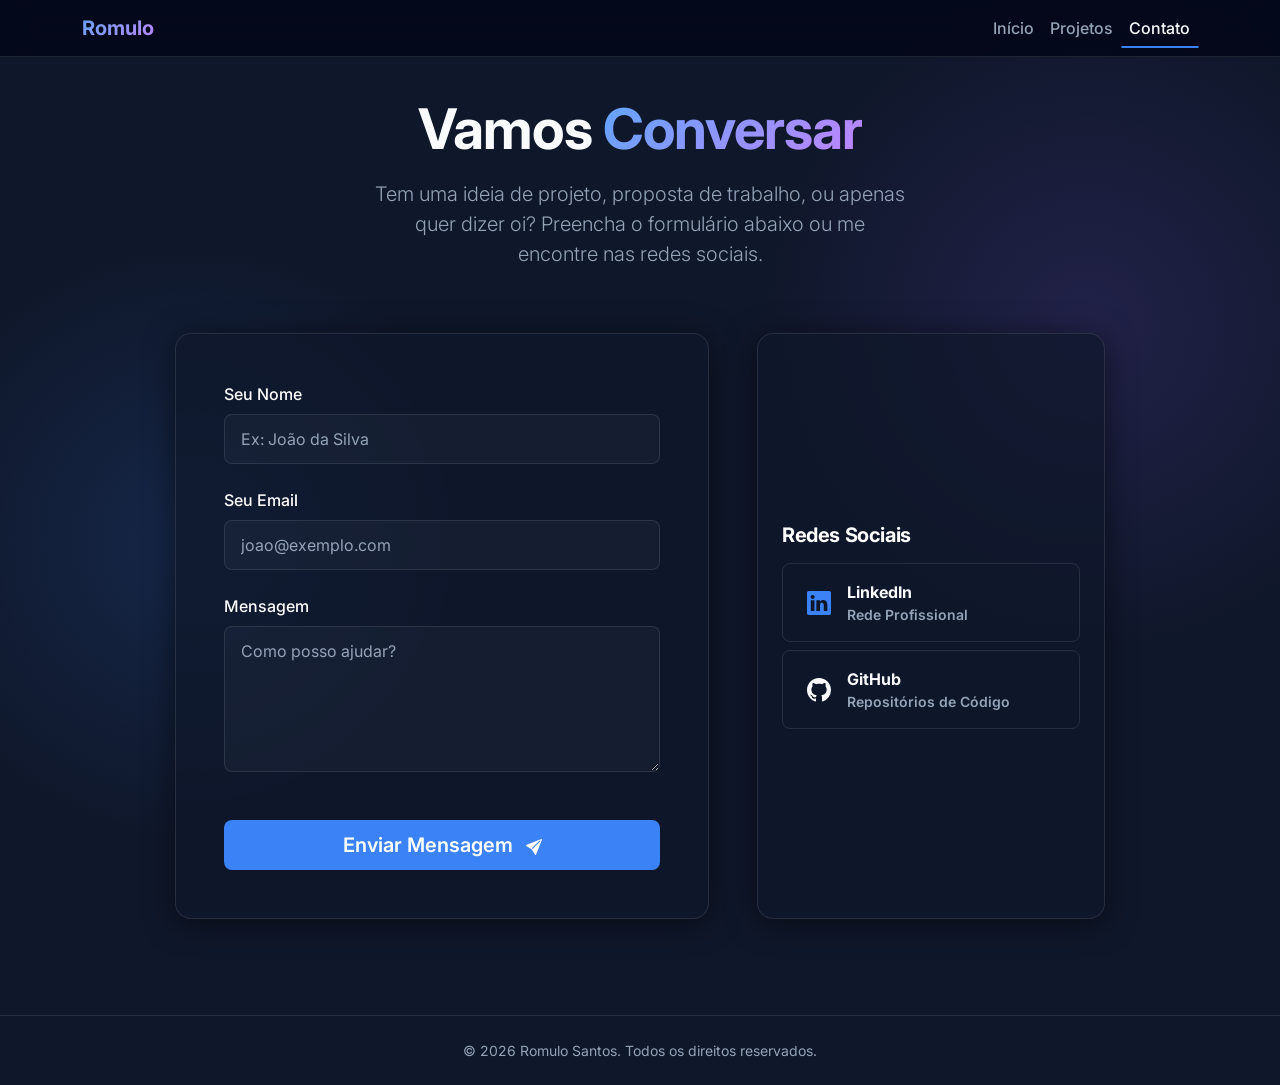
<file: contact.html>
<!DOCTYPE html>
<html lang="pt-BR">

<head>
    <meta charset="UTF-8">
    <meta name="viewport" content="width=device-width, initial-scale=1.0">
    <title>Contato | Romulo</title>
    <meta name="description"
        content="Entre em contato com Romulo para parcerias, propostas ou apenas para dizer um oi.">

    <link rel="preconnect" href="https://fonts.googleapis.com">
    <link rel="preconnect" href="https://fonts.gstatic.com" crossorigin>
    <link href="https://fonts.googleapis.com/css2?family=Inter:wght@300;400;500;600;700&display=swap" rel="stylesheet">

    <link href="https://cdn.jsdelivr.net/npm/bootstrap@5.3.0/dist/css/bootstrap.min.css" rel="stylesheet">
    <link rel="stylesheet" href="static/css/style.css">
</head>

<body>

    <!-- Navigation -->
    <nav class="navbar navbar-expand-lg navbar-dark glass-navbar fixed-top">
        <div class="container">
            <a class="navbar-brand fw-bold text-gradient" href="index.html">Romulo</a>
            <button class="navbar-toggler" type="button" data-bs-toggle="collapse" data-bs-target="#navbarNav">
                <span class="navbar-toggler-icon"></span>
            </button>
            <div class="collapse navbar-collapse" id="navbarNav">
                <ul class="navbar-nav ms-auto">
                    <li class="nav-item">
                        <a class="nav-link" href="index.html">Início</a>
                    </li>
                    <li class="nav-item">
                        <a class="nav-link" href="projects.html">Projetos</a>
                    </li>
                    <li class="nav-item">
                        <a class="nav-link active" aria-current="page" href="contact.html">Contato</a>
                    </li>
                </ul>
            </div>
        </div>
    </nav>

    <!-- Main Content -->
    <main class="container my-5 pt-5 min-vh-100 d-flex flex-column justify-content-center">

        <div class="row justify-content-center w-100 mx-0">
            <div class="col-lg-8 col-xl-6 text-center mb-5 fade-up delay-1">
                <h1 class="display-4 fw-bold mb-3">Vamos <span class="text-gradient">Conversar</span></h1>
                <p class="lead text-muted-custom">
                    Tem uma ideia de projeto, proposta de trabalho, ou apenas quer dizer oi? Preencha o formulário
                    abaixo ou me encontre nas redes sociais.
                </p>
            </div>
        </div>

        <div class="row justify-content-center gap-4 w-100 mx-0 pb-5">
            <!-- Contact Form -->
            <div class="col-lg-6 fade-up delay-2">
                <div class="glass-panel p-4 p-md-5">
                    <!-- CONFIGURAÇÃO DO EMAIL: 
                         Para receber os emails, você precisa colocar o seu "Endpoint" do Formspree aqui embaixo.
                         Atualmente está com um ID falso ("SEU_ID_AQUI") que causa aquele erro "Form not found". -->
                    <form action="https://formspree.io/f/xeerkyoy" method="POST" id="contact-form">
                        <div class="mb-4">
                            <label for="name" class="form-label text-white fw-medium">Seu Nome</label>
                            <input type="text" class="form-control form-control-glass" id="name" name="name"
                                placeholder="Ex: João da Silva" required>
                        </div>

                        <div class="mb-4">
                            <label for="email" class="form-label text-white fw-medium">Seu Email</label>
                            <input type="email" class="form-control form-control-glass" id="email" name="_replyto"
                                placeholder="joao@exemplo.com" required>
                        </div>

                        <div class="mb-4">
                            <label for="message" class="form-label text-white fw-medium">Mensagem</label>
                            <textarea class="form-control form-control-glass" id="message" name="message" rows="5"
                                placeholder="Como posso ajudar?" required></textarea>
                        </div>

                        <!-- Anti-spam Field for Formspree -->
                        <input type="text" name="_gotcha" style="display:none" />

                        <div class="d-grid mt-5">
                            <button type="submit" class="btn btn-custom-glow btn-lg">
                                Enviar Mensagem
                                <svg xmlns="http://www.w3.org/2000/svg" width="16" height="16" fill="currentColor"
                                    class="bi bi-send-fill ms-2" viewBox="0 0 16 16">
                                    <path
                                        d="M15.964.686a.5.5 0 0 0-.65-.65L.767 5.855H.766l-.452.18a.5.5 0 0 0-.082.887l.41.26.001.002 4.995 3.178 3.178 4.995.002.002.26.41a.5.5 0 0 0 .886-.083zm-1.833 1.89L6.637 10.07l-.215-.338a.5.5 0 0 0-.154-.154l-.338-.215 7.494-7.494 1.178-.471z" />
                                </svg>
                            </button>
                        </div>
                    </form>
                </div>
            </div>

            <!-- Contact Info / Direct Links -->
            <div class="col-lg-4 fade-up delay-3">
                <div class="glass-panel p-4 h-100 d-flex flex-column gap-4 justify-content-center">
                    <div>
                        <h4 class="h5 fw-bold text-white mb-3">Redes Sociais</h4>
                        <a href="https://www.linkedin.com/in/romulo-santos-528149175/" target="_blank"
                            class="btn btn-outline-glass w-100 d-flex align-items-center gap-3 py-3 mb-2 text-start">
                            <svg xmlns="http://www.w3.org/2000/svg" width="24" height="24" fill="#3b82f6"
                                class="bi bi-linkedin" viewBox="0 0 16 16">
                                <path
                                    d="M0 1.146C0 .513.526 0 1.175 0h13.65C15.474 0 16 .513 16 1.146v13.708c0 .633-.526 1.146-1.175 1.146H1.175C.526 16 0 15.487 0 14.854V1.146zm4.943 12.248V6.169H2.542v7.225h2.401zm-1.2-8.212c.837 0 1.358-.554 1.358-1.248-.015-.709-.52-1.248-1.342-1.248-.822 0-1.359.54-1.359 1.248 0 .694.521 1.248 1.327 1.248h.016zm4.908 8.212V9.359c0-.216.016-.432.08-.586.173-.431.568-.878 1.232-.878.869 0 1.216.662 1.216 1.634v3.865h2.401V9.25c0-2.22-1.184-3.252-2.764-3.252-1.274 0-1.845.7-2.165 1.193v.025h-.016a5.54 5.54 0 0 1 .016-.025V6.169h-2.4c.03.678 0 7.225 0 7.225h2.4z" />
                            </svg>
                            <div>
                                <div class="fw-bold">LinkedIn</div>
                                <div class="small text-muted-custom">Rede Profissional</div>
                            </div>
                        </a>

                        <a href="https://github.com/Romulo-ns" target="_blank"
                            class="btn btn-outline-glass w-100 d-flex align-items-center gap-3 py-3 text-start">
                            <svg xmlns="http://www.w3.org/2000/svg" width="24" height="24" fill="currentColor"
                                class="bi bi-github" viewBox="0 0 16 16">
                                <path
                                    d="M8 0C3.58 0 0 3.58 0 8c0 3.54 2.29 6.53 5.47 7.59.4.07.55-.17.55-.38 0-.19-.01-.82-.01-1.49-2.01.37-2.53-.49-2.69-.94-.09-.23-.48-.94-.82-1.13-.28-.15-.68-.52-.01-.53.63-.01 1.08.58 1.23.82.72 1.21 1.87.87 2.33.66.07-.52.28-.87.51-1.07-1.78-.2-3.64-.89-3.64-3.95 0-.87.31-1.59.82-2.15-.08-.2-.36-1.02.08-2.12 0 0 .67-.21 2.2.82.64-.18 1.32-.27 2-.27s1.36.09 2 .27c1.53-1.04 2.2-.82 2.2-.82.44 1.1.16 1.92.08 2.12.51.56.82 1.27.82 2.15 0 3.07-1.87 3.75-3.65 3.95.29.25.54.73.54 1.48 0 1.07-.01 1.93-.01 2.2 0 .21.15.46.55.38A8.01 8.01 0 0 0 16 8c0-4.42-3.58-8-8-8z" />
                            </svg>
                            <div>
                                <div class="fw-bold">GitHub</div>
                                <div class="small text-muted-custom">Repositórios de Código</div>
                            </div>
                        </a>
                    </div>
                </div>
            </div>
        </div>
    </main>

    <!-- Footer -->
    <footer class="mt-auto py-4 text-center border-top" style="border-color: var(--glass-border) !important;">
        <div class="container text-muted-custom small">
            &copy; 2026 Romulo Santos. Todos os direitos reservados.
        </div>
    </footer>

    <script src="https://cdn.jsdelivr.net/npm/bootstrap@5.3.0/dist/js/bootstrap.bundle.min.js"></script>
    <script src="static/js/main.js"></script>
</body>

</html>
</file>
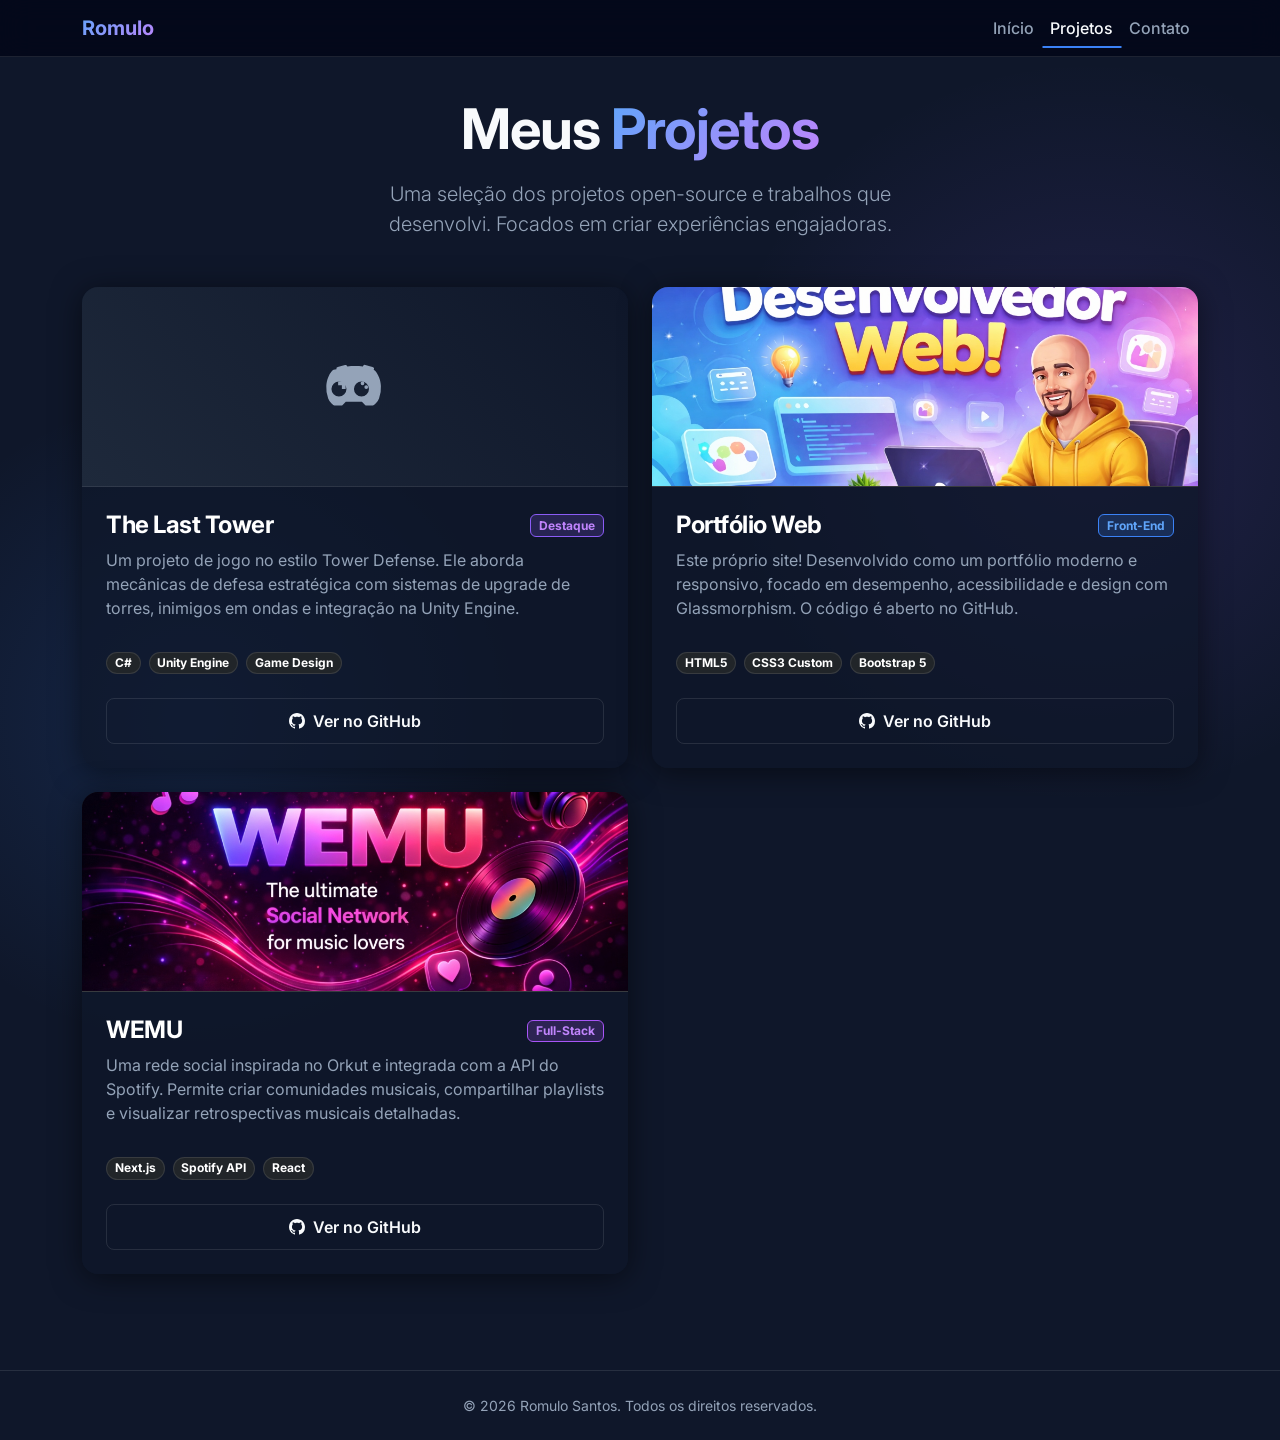
<file: projects.html>
<!DOCTYPE html>
<html lang="pt-BR">

<head>
    <meta charset="UTF-8">
    <meta name="viewport" content="width=device-width, initial-scale=1.0">
    <title>Projetos | Romulo</title>
    <meta name="description" content="Explore os projetos de Romulo, incluindo o jogo The Last Tower.">

    <link rel="preconnect" href="https://fonts.googleapis.com">
    <link rel="preconnect" href="https://fonts.gstatic.com" crossorigin>
    <link href="https://fonts.googleapis.com/css2?family=Inter:wght@300;400;500;600;700&display=swap" rel="stylesheet">

    <link href="https://cdn.jsdelivr.net/npm/bootstrap@5.3.0/dist/css/bootstrap.min.css" rel="stylesheet">
    <link rel="stylesheet" href="static/css/style.css">
</head>

<body>

    <!-- Navigation -->
    <nav class="navbar navbar-expand-lg navbar-dark glass-navbar fixed-top">
        <div class="container">
            <a class="navbar-brand fw-bold text-gradient" href="index.html">Romulo</a>
            <button class="navbar-toggler" type="button" data-bs-toggle="collapse" data-bs-target="#navbarNav">
                <span class="navbar-toggler-icon"></span>
            </button>
            <div class="collapse navbar-collapse" id="navbarNav">
                <ul class="navbar-nav ms-auto">
                    <li class="nav-item">
                        <a class="nav-link" href="index.html">Início</a>
                    </li>
                    <li class="nav-item">
                        <a class="nav-link active" aria-current="page" href="projects.html">Projetos</a>
                    </li>
                    <li class="nav-item">
                        <a class="nav-link" href="contact.html">Contato</a>
                    </li>
                </ul>
            </div>
        </div>
    </nav>

    <!-- Main Content -->
    <main class="container my-5 pt-5 flex-grow-1">

        <div class="text-center mb-5 fade-up delay-1">
            <h1 class="display-4 fw-bold mb-3">Meus <span class="text-gradient">Projetos</span></h1>
            <p class="lead text-muted-custom mx-auto" style="max-width: 600px;">
                Uma seleção dos projetos open-source e trabalhos que desenvolvi. Focados em criar experiências
                engajadoras.
            </p>
        </div>

        <div class="row g-4 mb-5">
            <!-- Project 1: The Last Tower -->
            <div class="col-lg-6 fade-up delay-2">
                <div class="card h-100 glass-panel project-card border-0">
                    <!-- Project Image/Placeholder -->
                    <div class="card-img-top bg-dark border-bottom"
                        style="height: 200px; border-color: var(--glass-border) !important; background: linear-gradient(45deg, #1e293b, #0f172a); display: flex; align-items: center; justify-content: center;">
                        <svg xmlns="http://www.w3.org/2000/svg" width="60" height="60" fill="currentColor"
                            class="bi bi-controller text-muted-custom" viewBox="0 0 16 16">
                            <path
                                d="M11.5 6.027a.5.5 0 1 1-1 0 .5.5 0 0 1 1 0zm-1.5 1.5a.5.5 0 1 0 0-1 .5.5 0 0 0 0 1zm2.5-.5a.5.5 0 1 1-1 0 .5.5 0 0 1 1 0zm-1.5 1.5a.5.5 0 1 0 0-1 .5.5 0 0 0 0 1zm-6.5-3h1v1h1v1h-1v1h-1v-1h-1v-1h1v-1z" />
                            <path
                                d="M3.051 3.26a.5.5 0 0 1 .354-.613l1.932-.518a.5.5 0 0 1 .62.39c.655-.079 1.35-.117 2.043-.117.72 0 1.443.041 2.12.126a.5.5 0 0 1 .622-.399l1.932.518a.5.5 0 0 1 .306.729c.14.09.266.19.373.297.408.408.78 1.05 1.068 1.777.29.731.467 1.552.487 2.274a7.9 7.9 0 0 1-.5 3.328 3.5 3.5 0 0 1-.84 1.28l-.511.465a.5.5 0 0 1-.371.126h-1.636a.5.5 0 0 1-.365-.15l-.837-.836h-4.305l-.837.836a.5.5 0 0 1-.365.15H2.571a.5.5 0 0 1-.37-.126l-.512-.465a3.5 3.5 0 0 1-.84-1.28 7.9 7.9 0 0 1-.5-3.328c.02-.722.197-1.543.487-2.274a5.5 5.5 0 0 1 1.068-1.777c.107-.107.234-.208.374-.298m1.444 3.16a2 2 0 1 0 0 4 2 2 0 0 0 0-4m6 0a2 2 0 1 0 0 4 2 2 0 0 0 0-4" />
                        </svg>
                    </div>
                    <div class="card-body p-4 d-flex flex-column text-white">
                        <div class="d-flex justify-content-between align-items-center mb-2">
                            <h3 class="card-title h4 mb-0 fw-bold">The Last Tower</h3>
                            <span class="badge bg-custom-glow"
                                style="background: rgba(139, 92, 246, 0.2); color: #c084fc; border: 1px solid #8b5cf6;">Destaque</span>
                        </div>
                        <p class="card-text text-muted-custom flex-grow-1">
                            Um projeto de jogo no estilo Tower Defense. Ele aborda mecânicas de defesa estratégica com
                            sistemas de upgrade de torres, inimigos em ondas e integração na Unity Engine.
                        </p>
                        <div class="d-flex gap-2 mt-3 flex-wrap">
                            <span class="badge rounded-pill bg-dark border"
                                style="border-color: var(--glass-border) !important;">C#</span>
                            <span class="badge rounded-pill bg-dark border"
                                style="border-color: var(--glass-border) !important;">Unity Engine</span>
                            <span class="badge rounded-pill bg-dark border"
                                style="border-color: var(--glass-border) !important;">Game Design</span>
                        </div>
                    </div>
                    <div class="card-footer bg-transparent border-top-0 p-4 pt-0">
                        <a href="https://github.com/Romulo-ns/The_Last_Tower" target="_blank"
                            class="btn btn-outline-glass w-100 d-flex align-items-center justify-content-center gap-2">
                            <svg xmlns="http://www.w3.org/2000/svg" width="16" height="16" fill="currentColor"
                                class="bi bi-github" viewBox="0 0 16 16">
                                <path
                                    d="M8 0C3.58 0 0 3.58 0 8c0 3.54 2.29 6.53 5.47 7.59.4.07.55-.17.55-.38 0-.19-.01-.82-.01-1.49-2.01.37-2.53-.49-2.69-.94-.09-.23-.48-.94-.82-1.13-.28-.15-.68-.52-.01-.53.63-.01 1.08.58 1.23.82.72 1.21 1.87.87 2.33.66.07-.52.28-.87.51-1.07-1.78-.2-3.64-.89-3.64-3.95 0-.87.31-1.59.82-2.15-.08-.2-.36-1.02.08-2.12 0 0 .67-.21 2.2.82.64-.18 1.32-.27 2-.27s1.36.09 2 .27c1.53-1.04 2.2-.82 2.2-.82.44 1.1.16 1.92.08 2.12.51.56.82 1.27.82 2.15 0 3.07-1.87 3.75-3.65 3.95.29.25.54.73.54 1.48 0 1.07-.01 1.93-.01 2.2 0 .21.15.46.55.38A8.01 8.01 0 0 0 16 8c0-4.42-3.58-8-8-8z" />
                            </svg>
                            Ver no GitHub
                        </a>
                    </div>
                </div>
            </div>

            <!-- More projects can be added here -->
            <div class="col-lg-6 fade-up delay-3">
                <!-- Project 2: Portfólio Web -->
                <div class="card h-100 glass-panel project-card border-0">
                    <div class="card-img-top bg-dark border-bottom"
                        style="height: 200px; border-color: var(--glass-border) !important; overflow: hidden;">
                        <img src="static/img/portfolio.jpg" alt="Portfólio Web" style="width: 100%; height: 100%; object-fit: cover;">
                    </div>
                    <div class="card-body p-4 d-flex flex-column text-white">
                        <div class="d-flex justify-content-between align-items-center mb-2">
                            <h3 class="card-title h4 mb-0 fw-bold">Portfólio Web</h3>
                            <span class="badge bg-custom-glow"
                                style="background: rgba(59, 130, 246, 0.2); color: #60a5fa; border: 1px solid #3b82f6;">Front-End</span>
                        </div>
                        <p class="card-text text-muted-custom flex-grow-1">
                            Este próprio site! Desenvolvido como um portfólio moderno e responsivo, focado em desempenho, acessibilidade e design com Glassmorphism. O código é aberto no GitHub.
                        </p>
                        <div class="d-flex gap-2 mt-3 flex-wrap">
                            <span class="badge rounded-pill bg-dark border"
                                style="border-color: var(--glass-border) !important;">HTML5</span>
                            <span class="badge rounded-pill bg-dark border"
                                style="border-color: var(--glass-border) !important;">CSS3 Custom</span>
                            <span class="badge rounded-pill bg-dark border"
                                style="border-color: var(--glass-border) !important;">Bootstrap 5</span>
                        </div>
                    </div>
                    <div class="card-footer bg-transparent border-top-0 p-4 pt-0">
                        <a href="https://github.com/Romulo-ns/my_portfolio" target="_blank"
                            class="btn btn-outline-glass w-100 d-flex align-items-center justify-content-center gap-2">
                            <svg xmlns="http://www.w3.org/2000/svg" width="16" height="16" fill="currentColor"
                                class="bi bi-github" viewBox="0 0 16 16">
                                <path d="M8 0C3.58 0 0 3.58 0 8c0 3.54 2.29 6.53 5.47 7.59.4.07.55-.17.55-.38 0-.19-.01-.82-.01-1.49-2.01.37-2.53-.49-2.69-.94-.09-.23-.48-.94-.82-1.13-.28-.15-.68-.52-.01-.53.63-.01 1.08.58 1.23.82.72 1.21 1.87.87 2.33.66.07-.52.28-.87.51-1.07-1.78-.2-3.64-.89-3.64-3.95 0-.87.31-1.59.82-2.15-.08-.2-.36-1.02.08-2.12 0 0 .67-.21 2.2.82.64-.18 1.32-.27 2-.27s1.36.09 2 .27c1.53-1.04 2.2-.82 2.2-.82.44 1.1.16 1.92.08 2.12.51.56.82 1.27.82 2.15 0 3.07-1.87 3.75-3.65 3.95.29.25.54.73.54 1.48 0 1.07-.01 1.93-.01 2.2 0 .21.15.46.55.38A8.01 8.01 0 0 0 16 8c0-4.42-3.58-8-8-8z" />
                            </svg>
                            Ver no GitHub
                        </a>
                    </div>
                </div>
            </div>

            <!-- Project 3: WEMU -->
            <div class="col-lg-6 fade-up delay-4">
                <div class="card h-100 glass-panel project-card border-0">
                    <div class="card-img-top bg-dark border-bottom"
                        style="height: 200px; border-color: var(--glass-border) !important; overflow: hidden;">
                        <img src="static/img/wemu.jpg" alt="WEMU Project" style="width: 100%; height: 100%; object-fit: cover;">
                    </div>
                    <div class="card-body p-4 d-flex flex-column text-white">
                        <div class="d-flex justify-content-between align-items-center mb-2">
                            <h3 class="card-title h4 mb-0 fw-bold">WEMU</h3>
                            <span class="badge bg-custom-glow"
                                style="background: rgba(168, 85, 247, 0.2); color: #c084fc; border: 1px solid #a855f7;">Full-Stack</span>
                        </div>
                        <p class="card-text text-muted-custom flex-grow-1">
                            Uma rede social inspirada no Orkut e integrada com a API do Spotify. Permite criar comunidades musicais, compartilhar playlists e visualizar retrospectivas musicais detalhadas.
                        </p>
                        <div class="d-flex gap-2 mt-3 flex-wrap">
                            <span class="badge rounded-pill bg-dark border"
                                style="border-color: var(--glass-border) !important;">Next.js</span>
                            <span class="badge rounded-pill bg-dark border"
                                style="border-color: var(--glass-border) !important;">Spotify API</span>
                            <span class="badge rounded-pill bg-dark border"
                                style="border-color: var(--glass-border) !important;">React</span>
                        </div>
                    </div>
                    <div class="card-footer bg-transparent border-top-0 p-4 pt-0">
                        <a href="https://github.com/Romulo-ns/WEMU" target="_blank"
                            class="btn btn-outline-glass w-100 d-flex align-items-center justify-content-center gap-2">
                            <svg xmlns="http://www.w3.org/2000/svg" width="16" height="16" fill="currentColor"
                                class="bi bi-github" viewBox="0 0 16 16">
                                <path d="M8 0C3.58 0 0 3.58 0 8c0 3.54 2.29 6.53 5.47 7.59.4.07.55-.17.55-.38 0-.19-.01-.82-.01-1.49-2.01.37-2.53-.49-2.69-.94-.09-.23-.48-.94-.82-1.13-.28-.15-.68-.52-.01-.53.63-.01 1.08.58 1.23.82.72 1.21 1.87.87 2.33.66.07-.52.28-.87.51-1.07-1.78-.2-3.64-.89-3.64-3.95 0-.87.31-1.59.82-2.15-.08-.2-.36-1.02.08-2.12 0 0 .67-.21 2.2.82.64-.18 1.32-.27 2-.27s1.36.09 2 .27c1.53-1.04 2.2-.82 2.2-.82.44 1.1.16 1.92.08 2.12.51.56.82 1.27.82 2.15 0 3.07-1.87 3.75-3.65 3.95.29.25.54.73.54 1.48 0 1.07-.01 1.93-.01 2.2 0 .21.15.46.55.38A8.01 8.01 0 0 0 16 8c0-4.42-3.58-8-8-8z" />
                            </svg>
                            Ver no GitHub
                        </a>
                    </div>
                </div>
            </div>
        </div>
    </main>

    <!-- Footer -->
    <footer class="mt-auto py-4 text-center border-top" style="border-color: var(--glass-border) !important;">
        <div class="container text-muted-custom small">
            &copy; 2026 Romulo Santos. Todos os direitos reservados.
        </div>
    </footer>

    <script src="https://cdn.jsdelivr.net/npm/bootstrap@5.3.0/dist/js/bootstrap.bundle.min.js"></script>
    <script src="static/js/main.js"></script>
</body>

</html>
</file>
<file: static/css/style.css>
:root {
  --bg-dark: #0f172a;
  --bg-darker: #020617;
  --text-main: #f8fafc;
  --text-muted: #94a3b8;
  --accent-color: #3b82f6;
  --accent-glow: rgba(59, 130, 246, 0.5);
  --glass-bg: rgba(15, 23, 42, 0.7);
  --glass-border: rgba(255, 255, 255, 0.1);
}

body {
  background-color: var(--bg-dark);
  background-image: radial-gradient(circle at 15% 50%, rgba(59, 130, 246, 0.15), transparent 25%),
                    radial-gradient(circle at 85% 30%, rgba(139, 92, 246, 0.15), transparent 25%);
  color: var(--text-main);
  font-family: 'Inter', sans-serif;
  min-height: 100vh;
  display: flex;
  flex-direction: column;
}

/* Glassmorphism Classes */
.glass-panel {
  background: var(--glass-bg);
  backdrop-filter: blur(12px);
  -webkit-backdrop-filter: blur(12px);
  border: 1px solid var(--glass-border);
  border-radius: 16px;
  box-shadow: 0 4px 30px rgba(0, 0, 0, 0.5);
}

.glass-navbar {
  background: rgba(2, 6, 23, 0.8);
  backdrop-filter: blur(16px);
  -webkit-backdrop-filter: blur(16px);
  border-bottom: 1px solid var(--glass-border);
}

/* Typography Customizations */
h1, h2, h3, h4, h5, h6 {
  font-weight: 700;
  letter-spacing: -0.02em;
}

.text-gradient {
  background: linear-gradient(135deg, #60a5fa, #c084fc);
  -webkit-background-clip: text;
  -webkit-text-fill-color: transparent;
  background-clip: text;
}

.text-muted-custom {
  color: var(--text-muted) !important;
}

/* Custom Buttons */
.btn-custom-glow {
  background: var(--accent-color);
  color: #fff;
  border: none;
  border-radius: 8px;
  padding: 10px 24px;
  font-weight: 600;
  transition: all 0.3s ease;
  position: relative;
  overflow: hidden;
  z-index: 1;
}

.btn-custom-glow::before {
  content: '';
  position: absolute;
  top: 0; left: 0; right: 0; bottom: 0;
  background: linear-gradient(135deg, #3b82f6, #8b5cf6);
  z-index: -1;
  transition: opacity 0.3s ease;
  opacity: 0;
}

.btn-custom-glow:hover::before {
  opacity: 1;
}

.btn-custom-glow:hover {
  transform: translateY(-2px);
  box-shadow: 0 0 20px var(--accent-glow);
  color: #fff;
}

.btn-outline-glass {
  background: transparent;
  color: var(--text-main);
  border: 1px solid var(--glass-border);
  border-radius: 8px;
  padding: 10px 24px;
  font-weight: 600;
  transition: all 0.3s ease;
}

.btn-outline-glass:hover {
  background: rgba(255, 255, 255, 0.05);
  border-color: rgba(255, 255, 255, 0.2);
  color: var(--text-main);
}

/* Cards Hover Effects */
.project-card {
  transition: transform 0.4s cubic-bezier(0.175, 0.885, 0.32, 1.275), box-shadow 0.4s ease;
  overflow: hidden;
}

.project-card:hover {
  transform: translateY(-8px);
  box-shadow: 0 10px 30px rgba(0, 0, 0, 0.6);
  border-color: rgba(255, 255, 255, 0.2);
}

.project-card .card-img-top {
  transition: transform 0.5s ease;
}

.project-card:hover .card-img-top {
  transform: scale(1.05);
}

/* Navbar Tuning */
.navbar-dark .navbar-nav .nav-link {
  color: var(--text-muted);
  font-weight: 500;
  transition: color 0.3s ease;
  position: relative;
}

.navbar-dark .navbar-nav .nav-link:hover,
.navbar-dark .navbar-nav .nav-link.active {
  color: var(--text-main);
}

.navbar-dark .navbar-nav .nav-link::after {
  content: '';
  position: absolute;
  width: 0;
  height: 2px;
  bottom: 0;
  left: 50%;
  background-color: var(--accent-color);
  transition: all 0.3s ease;
  transform: translateX(-50%);
}

.navbar-dark .navbar-nav .nav-link:hover::after,
.navbar-dark .navbar-nav .nav-link.active::after {
  width: 100%;
}

/* Base Form Styling */
.form-control-glass {
  background: rgba(255, 255, 255, 0.03);
  border: 1px solid var(--glass-border);
  color: var(--text-main);
  border-radius: 8px;
  padding: 12px 16px;
  transition: all 0.3s ease;
}

.form-control-glass:focus {
  background: rgba(255, 255, 255, 0.05);
  border-color: var(--accent-color);
  box-shadow: 0 0 0 0.25rem rgba(59, 130, 246, 0.25);
  color: var(--text-main);
}

.form-control-glass::placeholder {
  color: var(--text-muted);
}

/* Utilities */
.min-vh-80 {
  min-height: 80vh;
}

/* Animations */
.fade-up {
  opacity: 0;
  transform: translateY(30px);
  animation: fadeUp 0.8s cubic-bezier(0.16, 1, 0.3, 1) forwards;
}

.delay-1 { animation-delay: 0.2s; }
.delay-2 { animation-delay: 0.4s; }
.delay-3 { animation-delay: 0.6s; }

@keyframes fadeUp {
  to {
    opacity: 1;
    transform: translateY(0);
  }
}
/ *   T i m e l i n e   S t y l e s   * /  
 . t i m e l i n e   {   p o s i t i o n :   r e l a t i v e ;   m a x - w i d t h :   8 0 0 p x ;   m a r g i n :   0   a u t o ;   p a d d i n g :   2 0 p x   0 ;   }  
 . t i m e l i n e : : a f t e r   {   c o n t e n t :   ' ' ;   p o s i t i o n :   a b s o l u t e ;   w i d t h :   2 p x ;   b a c k g r o u n d :   v a r ( - - g l a s s - b o r d e r ) ;   t o p :   0 ;   b o t t o m :   0 ;   l e f t :   3 1 p x ;   m a r g i n - l e f t :   - 1 p x ;   }  
 @ m e d i a   ( m i n - w i d t h :   7 6 8 p x )   {   . t i m e l i n e : : a f t e r   {   l e f t :   5 0 % ;   }   }  
 . t i m e l i n e - i t e m   {   p a d d i n g :   1 0 p x   4 0 p x ;   p o s i t i o n :   r e l a t i v e ;   b a c k g r o u n d - c o l o r :   i n h e r i t ;   w i d t h :   1 0 0 % ;   }  
 @ m e d i a   ( m i n - w i d t h :   7 6 8 p x )   {   . t i m e l i n e - i t e m   {   w i d t h :   5 0 % ;   }   . t i m e l i n e - i t e m . l e f t   {   l e f t :   0 ;   }   . t i m e l i n e - i t e m . r i g h t   {   l e f t :   5 0 % ;   }   }  
 . t i m e l i n e - d o t   {   p o s i t i o n :   a b s o l u t e ;   w i d t h :   2 0 p x ;   h e i g h t :   2 0 p x ;   r i g h t :   a u t o ;   l e f t :   2 1 p x ;   b a c k g r o u n d - c o l o r :   v a r ( - - b g - d a r k ) ;   b o r d e r :   4 p x   s o l i d   v a r ( - - a c c e n t - c o l o r ) ;   t o p :   1 5 p x ;   b o r d e r - r a d i u s :   5 0 % ;   z - i n d e x :   1 ;   b o x - s h a d o w :   0   0   1 0 p x   v a r ( - - a c c e n t - g l o w ) ;   }  
 @ m e d i a   ( m i n - w i d t h :   7 6 8 p x )   {   . t i m e l i n e - i t e m . l e f t   . t i m e l i n e - d o t   {   r i g h t :   - 1 0 p x ;   l e f t :   a u t o ;   }   . t i m e l i n e - i t e m . r i g h t   . t i m e l i n e - d o t   {   l e f t :   - 1 0 p x ;   }   }  
 . t i m e l i n e - c o n t e n t   {   p a d d i n g :   2 0 p x ;   p o s i t i o n :   r e l a t i v e ;   b o r d e r - r a d i u s :   1 2 p x ;   }  
 
</file>
